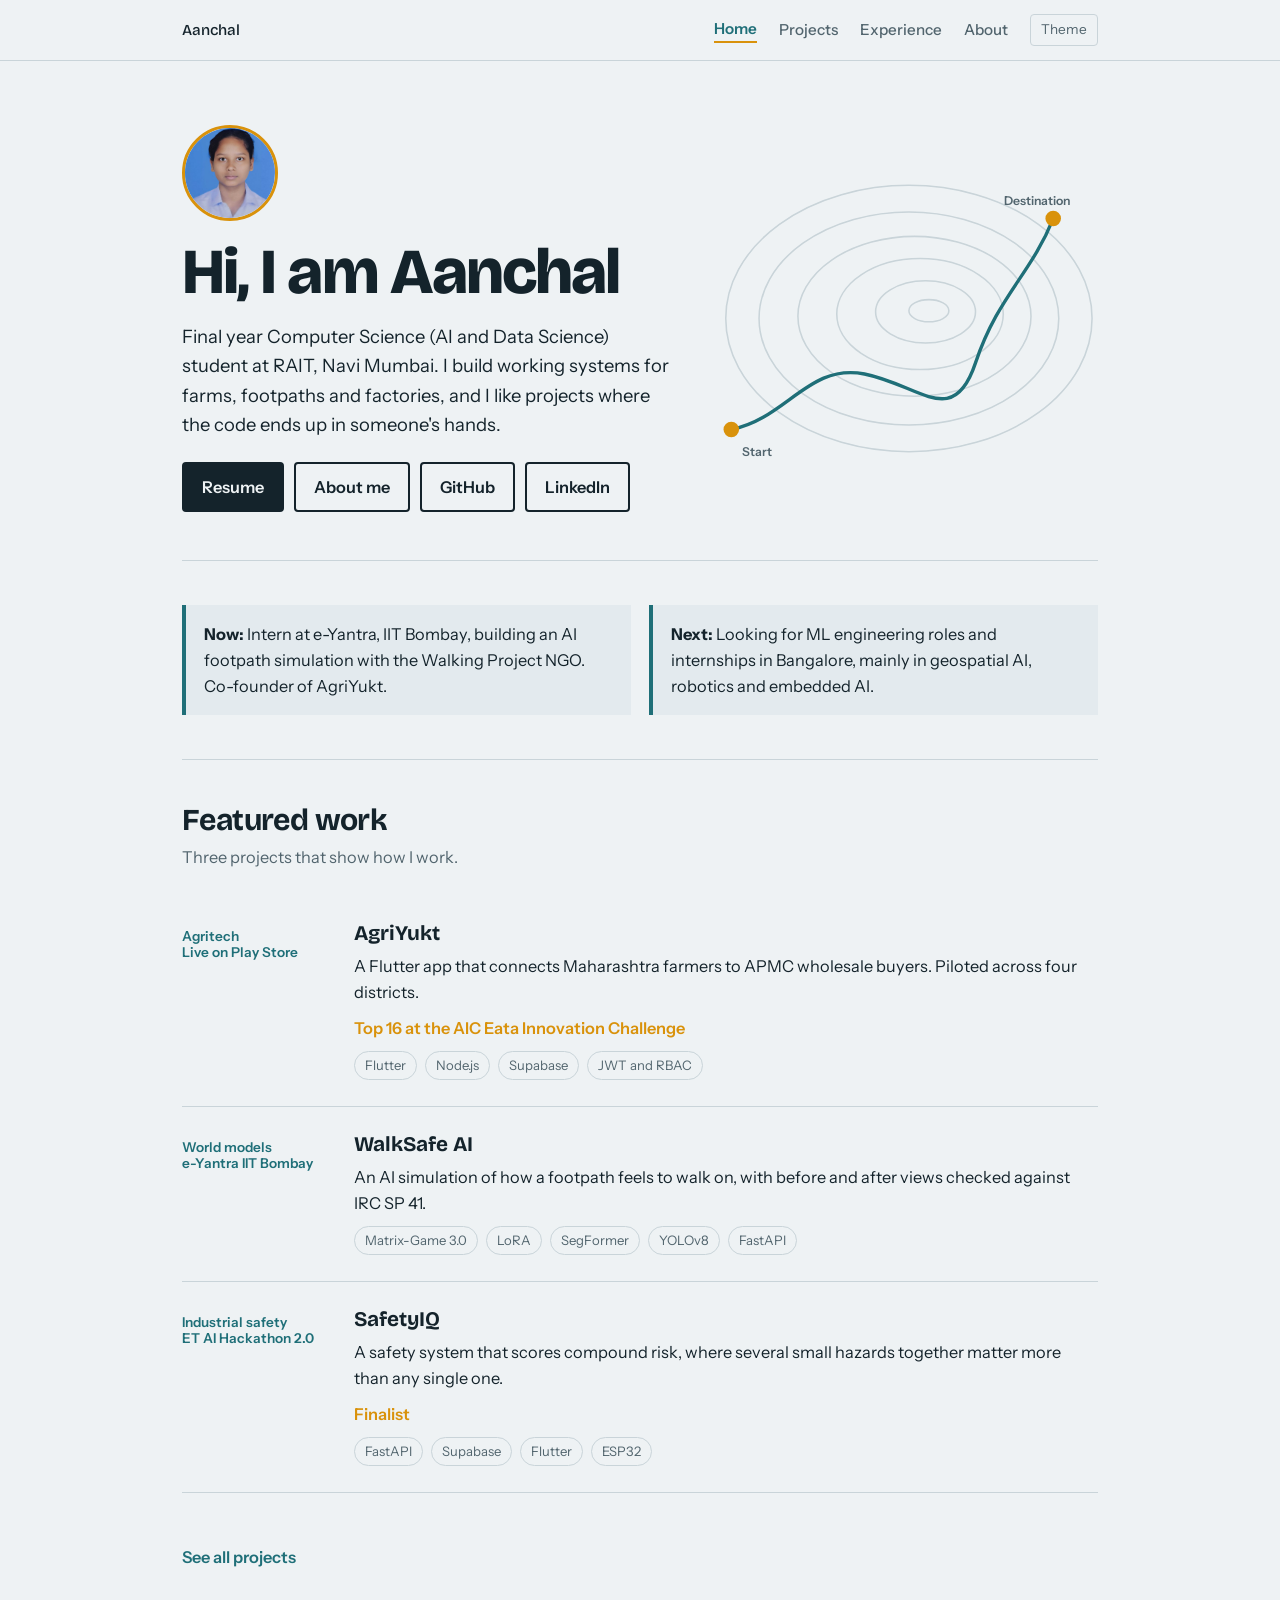
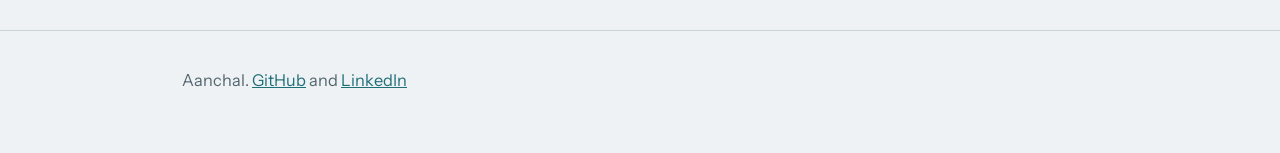
<file: index.html>
<!DOCTYPE html>
<html lang="en">
<head>
<meta charset="utf-8">
<meta name="viewport" content="width=device-width, initial-scale=1, viewport-fit=cover">
<title>Home | Aanchal</title>
<meta name="description" content="Portfolio of Aanchal, final year CS (AI and Data Science) student.">
<link rel="preconnect" href="https://fonts.googleapis.com">
<link href="https://fonts.googleapis.com/css2?family=Bricolage+Grotesque:wght@500;700;800&family=Instrument+Sans:wght@400;500;600&display=swap" rel="stylesheet">
<link rel="stylesheet" href="assets/css/style.css">
</head>
<body>
<nav><div><b><a href="index.html">Aanchal</a></b><a href="index.html" aria-current="page">Home</a><a href="projects/index.html">Projects</a><a href="experience.html">Experience</a><a href="about.html">About</a><button id="theme" type="button">Theme</button></div></nav>
<main>
<header class="hero"><div><img class="avatar" src="assets/images/profile.jpg" alt="Portrait of Aanchal" width="96" height="96"><h1>Hi, I am Aanchal</h1>
<p class="lead">Final year Computer Science (AI and Data Science) student at RAIT, Navi Mumbai. I build working systems for farms, footpaths and factories, and I like projects where the code ends up in someone's hands.</p>
<div class="chips"><a class="btn p" href="https://drive.google.com/file/d/1hE6zHlWvwH9Kd8z_IYhvwxwF9rlYO8bK/view?usp=drive_link">Resume</a><a class="btn" href="about.html">About me</a><a class="btn" href="https://github.com/Aanchal749">GitHub</a><a class="btn" href="https://www.linkedin.com/in/aanchal-c-b34a262b2/">LinkedIn</a></div></div><svg class="map" viewBox="0 0 360 300" role="img" aria-label="Contour map with a route being traced from start to finish">
<g class="c"><ellipse cx="190" cy="150" rx="165" ry="120"/><ellipse cx="190" cy="150" rx="135" ry="96"/><ellipse cx="195" cy="148" rx="105" ry="72"/><ellipse cx="200" cy="146" rx="75" ry="50"/><ellipse cx="205" cy="144" rx="45" ry="28"/><ellipse cx="208" cy="143" rx="18" ry="10"/></g>
<path class="r" d="M30 250 C80 240 100 190 150 200 S230 250 250 190 S300 110 320 60"/>
<circle class="d" cx="30" cy="250" r="7"/><circle class="d" cx="320" cy="60" r="7"/>
<text x="40" y="274">Start</text><text x="276" y="48">Destination</text></svg></header>
<section><div class="now"><p><b>Now:</b> Intern at e-Yantra, IIT Bombay, building an AI footpath simulation with the Walking Project NGO. Co-founder of AgriYukt.</p>
<p><b>Next:</b> Looking for ML engineering roles and internships in Bangalore, mainly in geospatial AI, robotics and embedded AI.</p></div></section>
<section><h2>Featured work</h2><p class="sub">Three projects that show how I work.</p><div class="f"><div class="tag">Agritech<br>Live on Play Store</div><div><h3><a href="projects/agriyukt.html">AgriYukt</a></h3><p>A Flutter app that connects Maharashtra farmers to APMC wholesale buyers. Piloted across four districts.</p><p class="win">Top 16 at the AIC Eata Innovation Challenge</p><ul class="st"><li>Flutter</li><li>Node.js</li><li>Supabase</li><li>JWT and RBAC</li></ul></div></div><div class="f"><div class="tag">World models<br>e-Yantra IIT Bombay</div><div><h3><a href="projects/walksafe-ai.html">WalkSafe AI</a></h3><p>An AI simulation of how a footpath feels to walk on, with before and after views checked against IRC SP 41.</p><ul class="st"><li>Matrix-Game 3.0</li><li>LoRA</li><li>SegFormer</li><li>YOLOv8</li><li>FastAPI</li></ul></div></div><div class="f"><div class="tag">Industrial safety<br>ET AI Hackathon 2.0</div><div><h3><a href="projects/safetyiq.html">SafetyIQ</a></h3><p>A safety system that scores compound risk, where several small hazards together matter more than any single one.</p><p class="win">Finalist</p><ul class="st"><li>FastAPI</li><li>Supabase</li><li>Flutter</li><li>ESP32</li></ul></div></div>
<p><a class="back" href="projects/index.html">See all projects</a></p></section>
</main>
<footer><main>Aanchal. <a href="https://github.com/Aanchal749">GitHub</a> and <a href="https://www.linkedin.com/in/aanchal-c-b34a262b2/">LinkedIn</a></main></footer>
<script src="assets/js/main.js"></script>
</body>
</html>
</file>
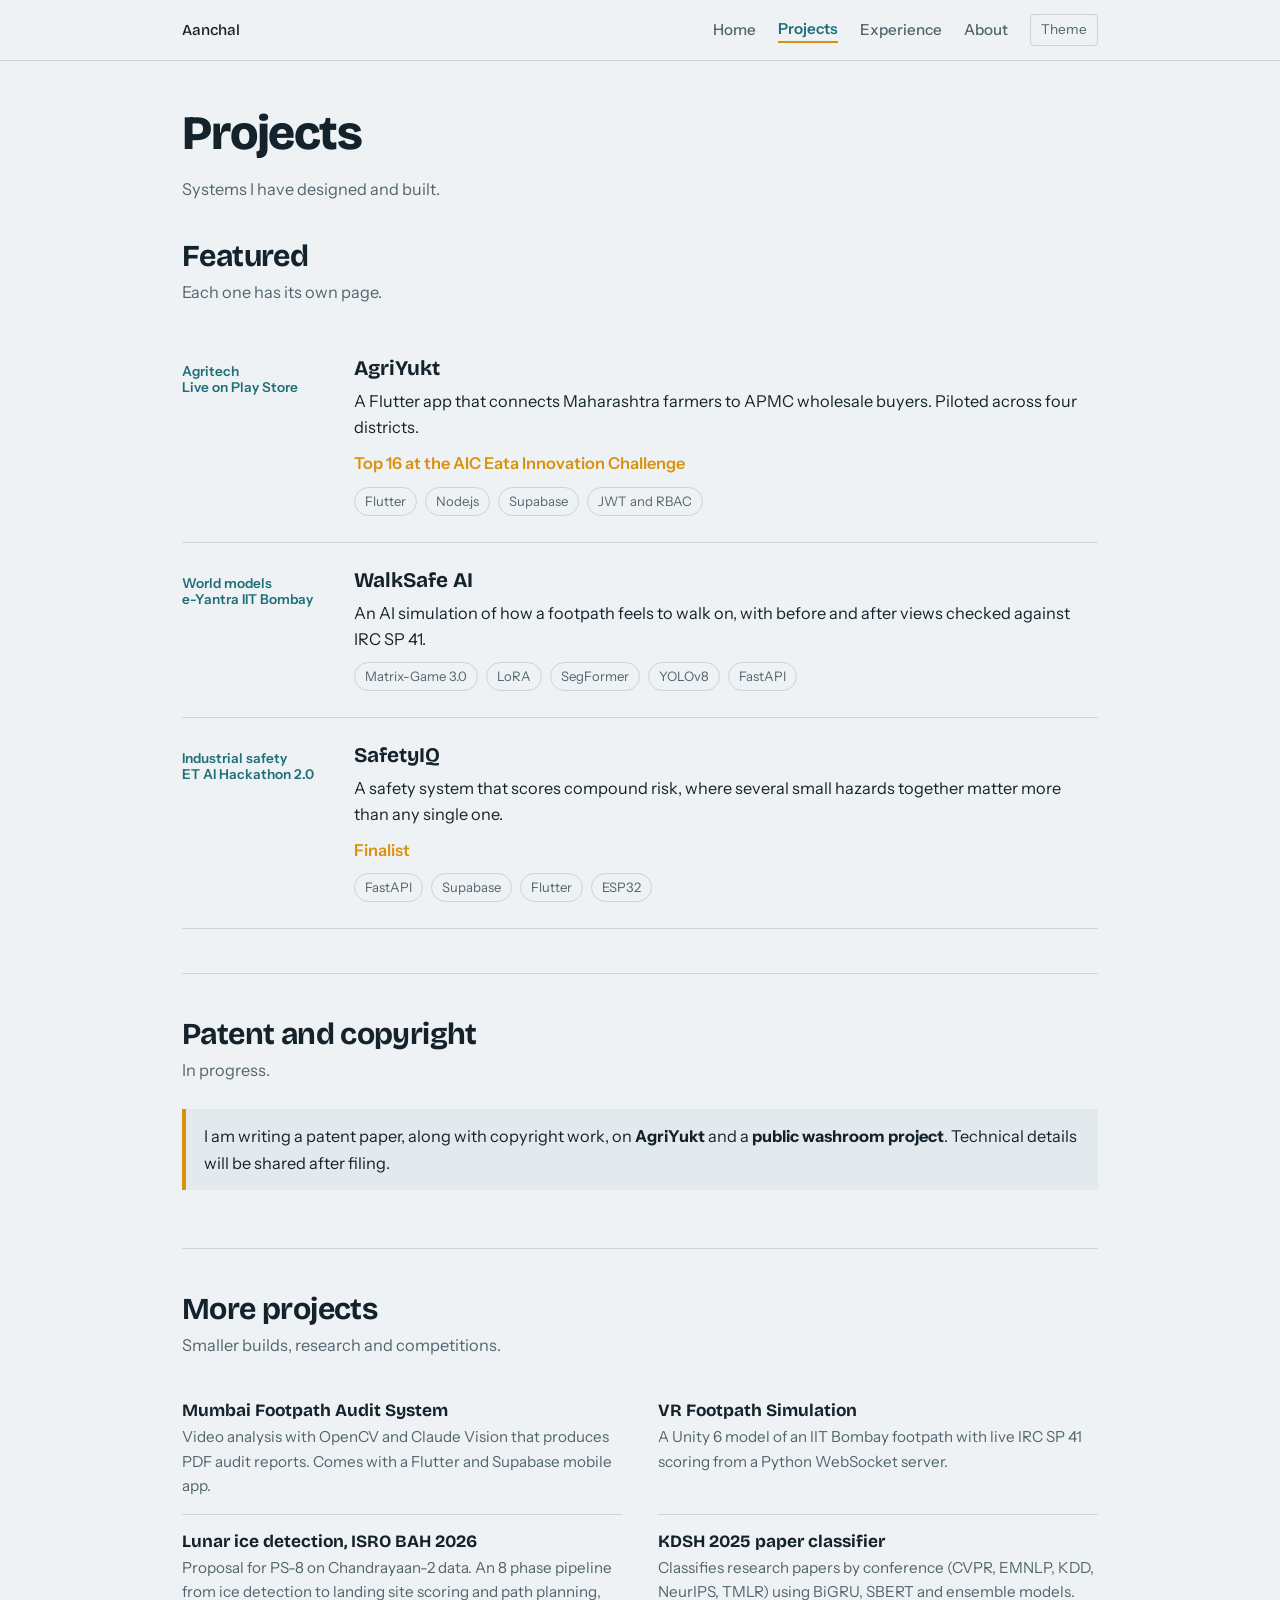
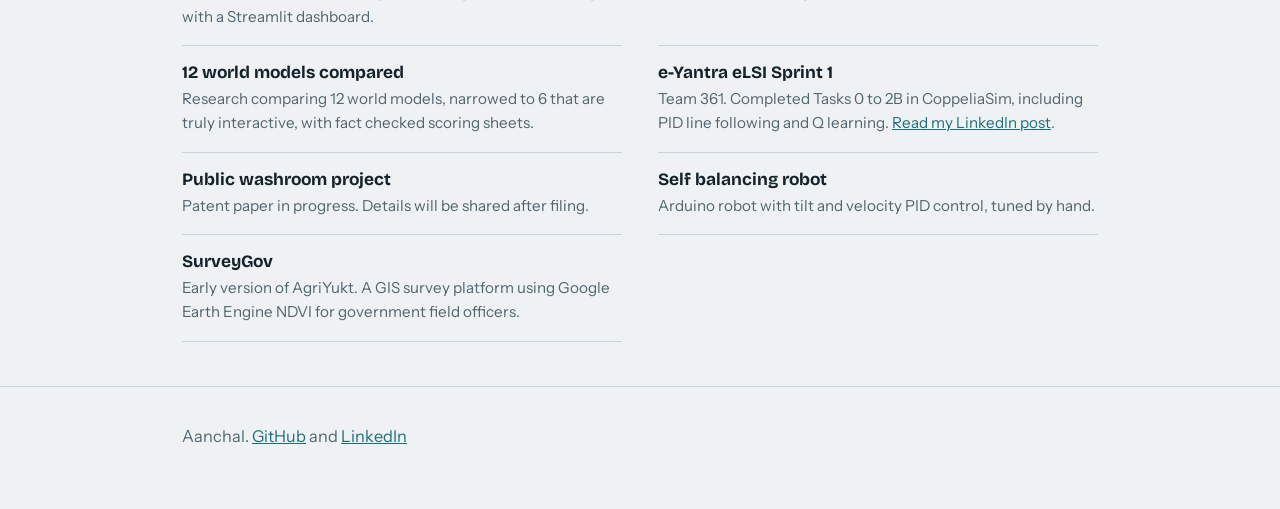
<file: projects/index.html>
<!DOCTYPE html>
<html lang="en">
<head>
<meta charset="utf-8">
<meta name="viewport" content="width=device-width, initial-scale=1, viewport-fit=cover">
<title>Projects | Aanchal</title>
<meta name="description" content="Portfolio of Aanchal, final year CS (AI and Data Science) student.">
<link rel="preconnect" href="https://fonts.googleapis.com">
<link href="https://fonts.googleapis.com/css2?family=Bricolage+Grotesque:wght@500;700;800&family=Instrument+Sans:wght@400;500;600&display=swap" rel="stylesheet">
<link rel="stylesheet" href="../assets/css/style.css">
</head>
<body>
<nav><div><b><a href="../index.html">Aanchal</a></b><a href="../index.html">Home</a><a href="../projects/index.html" aria-current="page">Projects</a><a href="../experience.html">Experience</a><a href="../about.html">About</a><button id="theme" type="button">Theme</button></div></nav>
<main>
<header class="page"><h1>Projects</h1><p class="sub">Systems I have designed and built.</p></header>
<section style="border-top:0;padding-top:0"><h2>Featured</h2><p class="sub">Each one has its own page.</p><div class="f"><div class="tag">Agritech<br>Live on Play Store</div><div><h3><a href="projects/agriyukt.html">AgriYukt</a></h3><p>A Flutter app that connects Maharashtra farmers to APMC wholesale buyers. Piloted across four districts.</p><p class="win">Top 16 at the AIC Eata Innovation Challenge</p><ul class="st"><li>Flutter</li><li>Node.js</li><li>Supabase</li><li>JWT and RBAC</li></ul></div></div><div class="f"><div class="tag">World models<br>e-Yantra IIT Bombay</div><div><h3><a href="projects/walksafe-ai.html">WalkSafe AI</a></h3><p>An AI simulation of how a footpath feels to walk on, with before and after views checked against IRC SP 41.</p><ul class="st"><li>Matrix-Game 3.0</li><li>LoRA</li><li>SegFormer</li><li>YOLOv8</li><li>FastAPI</li></ul></div></div><div class="f"><div class="tag">Industrial safety<br>ET AI Hackathon 2.0</div><div><h3><a href="projects/safetyiq.html">SafetyIQ</a></h3><p>A safety system that scores compound risk, where several small hazards together matter more than any single one.</p><p class="win">Finalist</p><ul class="st"><li>FastAPI</li><li>Supabase</li><li>Flutter</li><li>ESP32</li></ul></div></div></section>
<section><h2>Patent and copyright</h2><p class="sub">In progress.</p><div class="note">I am writing a patent paper, along with copyright work, on <b>AgriYukt</b> and a <b>public washroom project</b>. Technical details will be shared after filing.</div></section>
<section><h2>More projects</h2><p class="sub">Smaller builds, research and competitions.</p><div class="list"><div><h4>Mumbai Footpath Audit System</h4><p>Video analysis with OpenCV and Claude Vision that produces PDF audit reports. Comes with a Flutter and Supabase mobile app.</p></div><div><h4>VR Footpath Simulation</h4><p>A Unity 6 model of an IIT Bombay footpath with live IRC SP 41 scoring from a Python WebSocket server.</p></div><div><h4>Lunar ice detection, ISRO BAH 2026</h4><p>Proposal for PS-8 on Chandrayaan-2 data. An 8 phase pipeline from ice detection to landing site scoring and path planning, with a Streamlit dashboard.</p></div><div><h4>KDSH 2025 paper classifier</h4><p>Classifies research papers by conference (CVPR, EMNLP, KDD, NeurIPS, TMLR) using BiGRU, SBERT and ensemble models.</p></div><div><h4>12 world models compared</h4><p>Research comparing 12 world models, narrowed to 6 that are truly interactive, with fact checked scoring sheets.</p></div><div><h4>e-Yantra eLSI Sprint 1</h4><p>Team 361. Completed Tasks 0 to 2B in CoppeliaSim, including PID line following and Q learning. <a href="https://lnkd.in/p/dDW3UKrt">Read my LinkedIn post</a>.</p></div><div><h4>Public washroom project</h4><p>Patent paper in progress. Details will be shared after filing.</p></div><div><h4>Self balancing robot</h4><p>Arduino robot with tilt and velocity PID control, tuned by hand.</p></div><div><h4>SurveyGov</h4><p>Early version of AgriYukt. A GIS survey platform using Google Earth Engine NDVI for government field officers.</p></div></div></section>
</main>
<footer><main>Aanchal. <a href="https://github.com/Aanchal749">GitHub</a> and <a href="https://www.linkedin.com/in/aanchal-c-b34a262b2/">LinkedIn</a></main></footer>
<script src="../assets/js/main.js"></script>
</body>
</html>
</file>
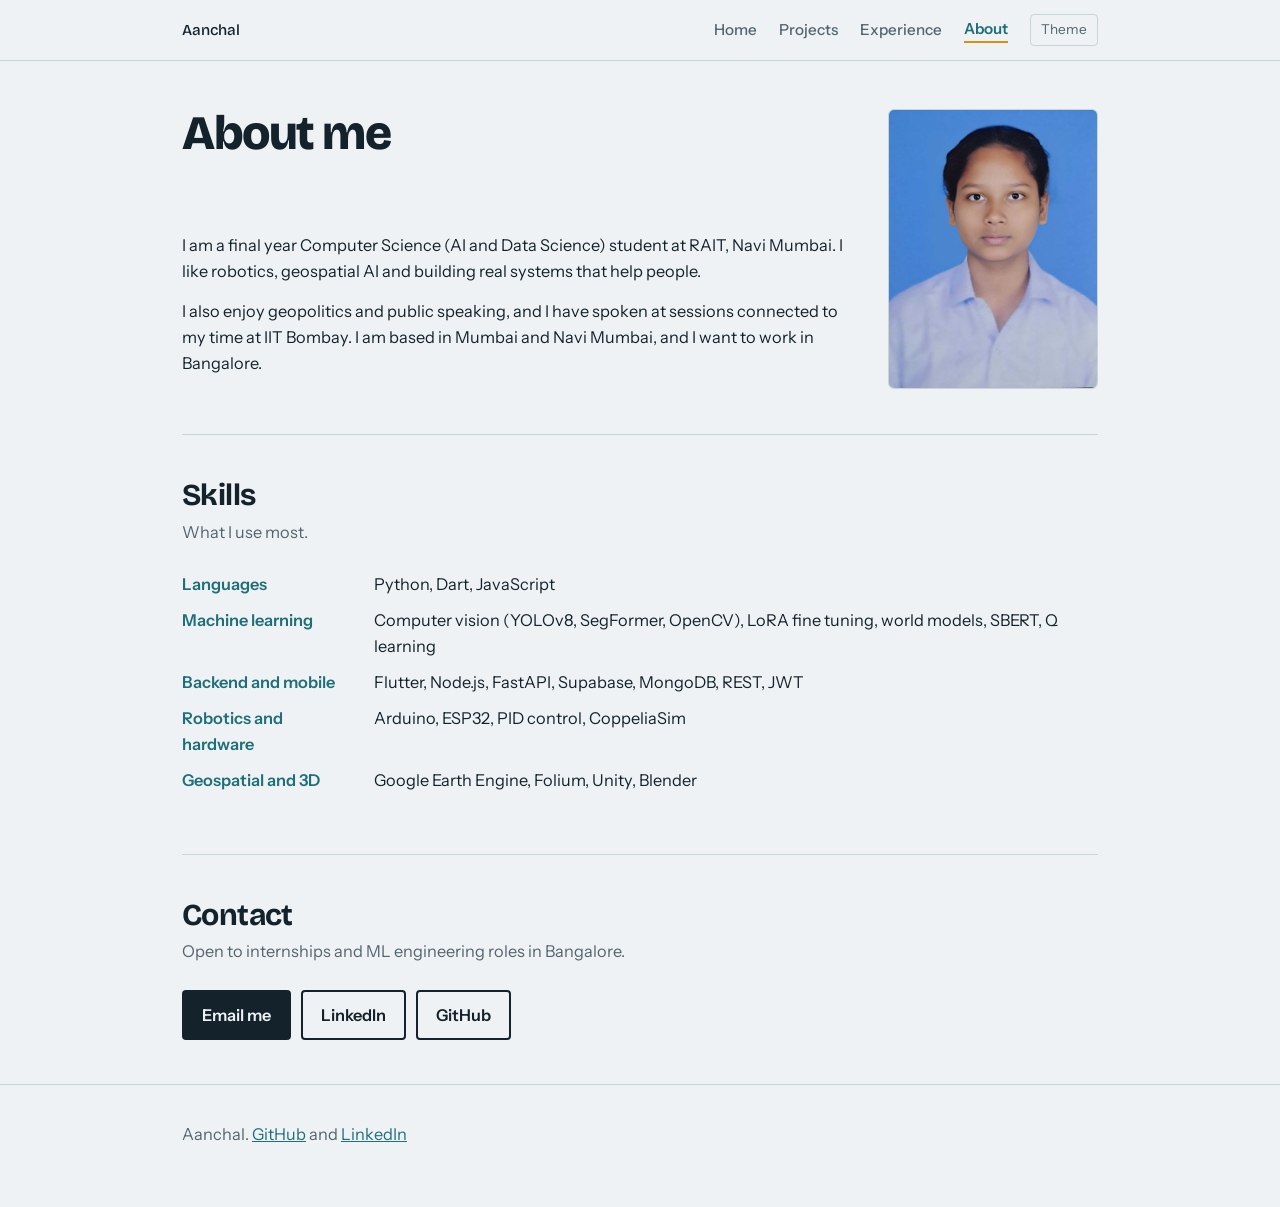
<file: about.html>
<!DOCTYPE html>
<html lang="en">
<head>
<meta charset="utf-8">
<meta name="viewport" content="width=device-width, initial-scale=1, viewport-fit=cover">
<title>About | Aanchal</title>
<meta name="description" content="Portfolio of Aanchal, final year CS (AI and Data Science) student.">
<link rel="preconnect" href="https://fonts.googleapis.com">
<link href="https://fonts.googleapis.com/css2?family=Bricolage+Grotesque:wght@500;700;800&family=Instrument+Sans:wght@400;500;600&display=swap" rel="stylesheet">
<link rel="stylesheet" href="assets/css/style.css">
</head>
<body>
<nav><div><b><a href="index.html">Aanchal</a></b><a href="index.html">Home</a><a href="projects/index.html">Projects</a><a href="experience.html">Experience</a><a href="about.html" aria-current="page">About</a><button id="theme" type="button">Theme</button></div></nav>
<main>
<header class="page"><img class="portrait" src="assets/images/profile.jpg" alt="Portrait of Aanchal" width="210" height="280"><h1>About me</h1></header>
<section class="prose" style="border-top:0"><p>I am a final year Computer Science (AI and Data Science) student at RAIT, Navi Mumbai. I like robotics, geospatial AI and building real systems that help people.</p>
<p>I also enjoy geopolitics and public speaking, and I have spoken at sessions connected to my time at IIT Bombay. I am based in Mumbai and Navi Mumbai, and I want to work in Bangalore.</p></section>
<section><h2>Skills</h2><p class="sub">What I use most.</p><dl class="sk">
<dt>Languages</dt><dd>Python, Dart, JavaScript</dd>
<dt>Machine learning</dt><dd>Computer vision (YOLOv8, SegFormer, OpenCV), LoRA fine tuning, world models, SBERT, Q learning</dd>
<dt>Backend and mobile</dt><dd>Flutter, Node.js, FastAPI, Supabase, MongoDB, REST, JWT</dd>
<dt>Robotics and hardware</dt><dd>Arduino, ESP32, PID control, CoppeliaSim</dd>
<dt>Geospatial and 3D</dt><dd>Google Earth Engine, Folium, Unity, Blender</dd></dl></section>
<section><h2>Contact</h2><p class="sub">Open to internships and ML engineering roles in Bangalore.</p>
<div class="chips"><a class="btn p" href="mailto:asaanchalsingh01@gmail.com">Email me</a><a class="btn" href="https://www.linkedin.com/in/aanchal-c-b34a262b2/">LinkedIn</a><a class="btn" href="https://github.com/Aanchal749">GitHub</a></div></section>
</main>
<footer><main>Aanchal. <a href="https://github.com/Aanchal749">GitHub</a> and <a href="https://www.linkedin.com/in/aanchal-c-b34a262b2/">LinkedIn</a></main></footer>
<script src="assets/js/main.js"></script>
</body>
</html>
</file>
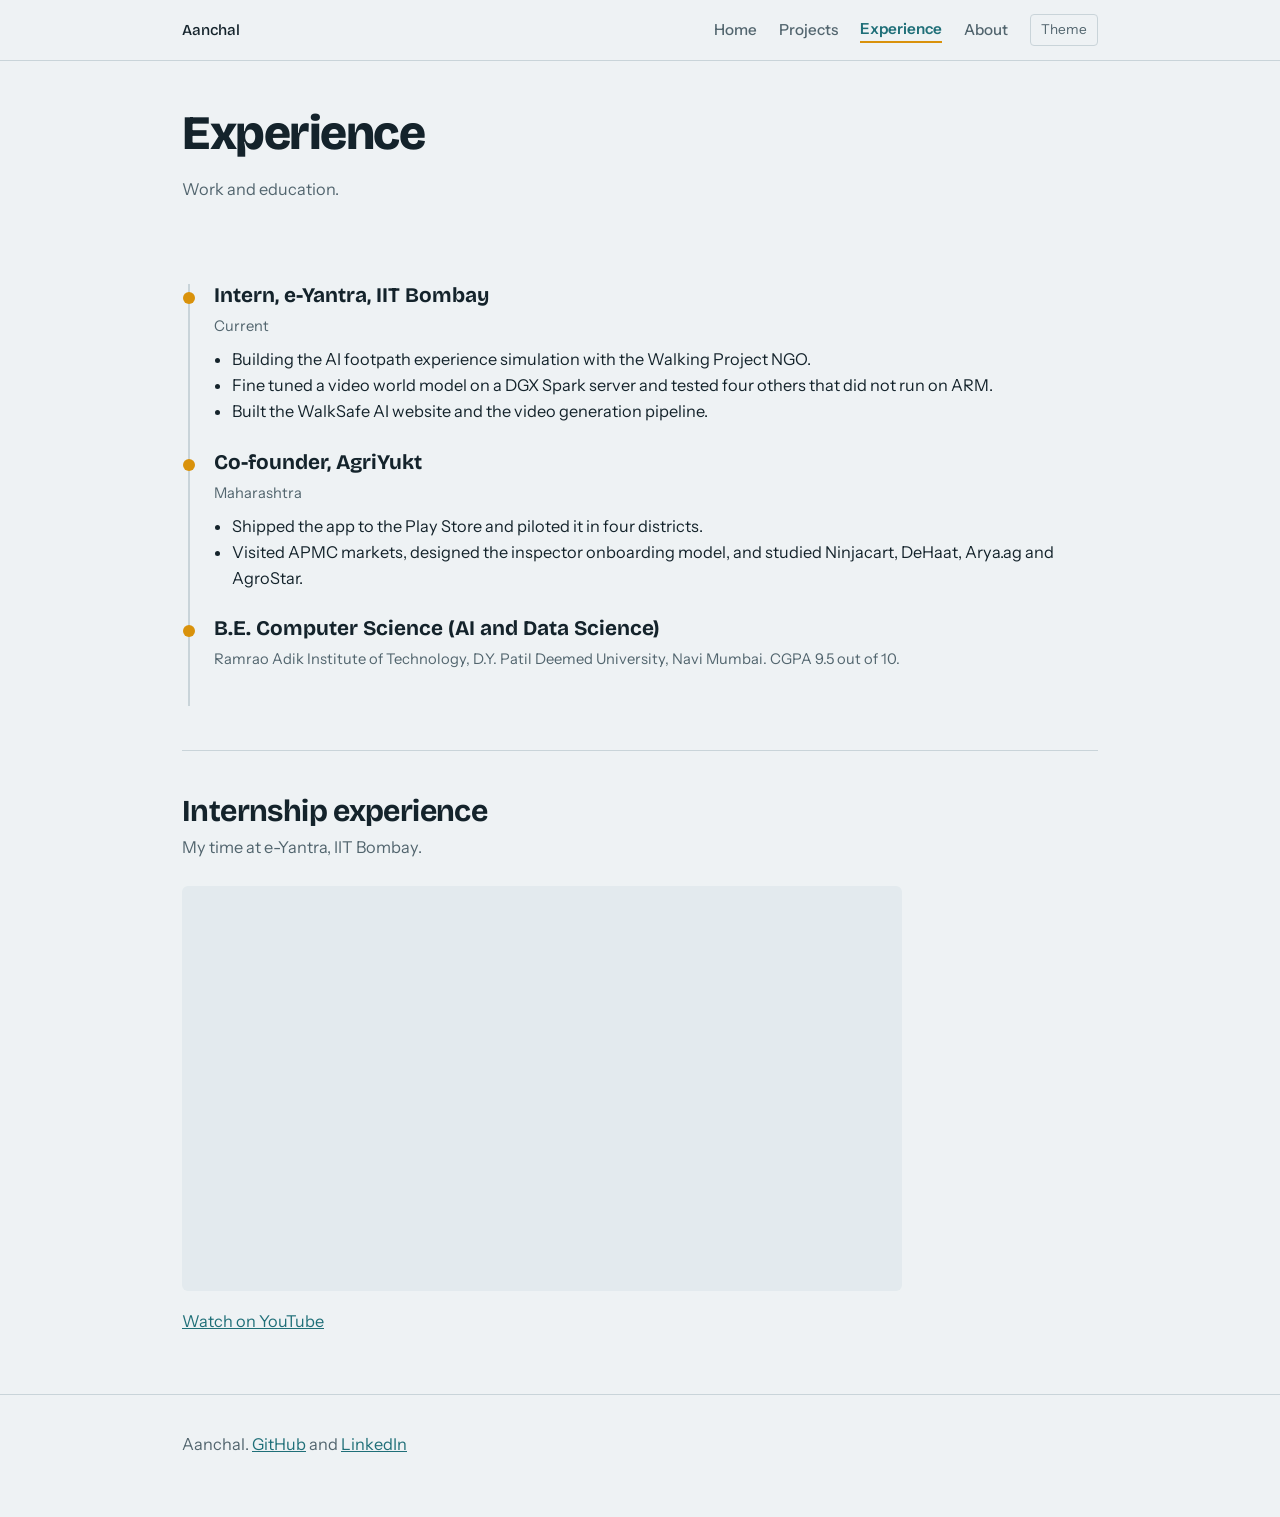
<file: experience.html>
<!DOCTYPE html>
<html lang="en">
<head>
<meta charset="utf-8">
<meta name="viewport" content="width=device-width, initial-scale=1, viewport-fit=cover">
<title>Experience | Aanchal</title>
<meta name="description" content="Portfolio of Aanchal, final year CS (AI and Data Science) student.">
<link rel="preconnect" href="https://fonts.googleapis.com">
<link href="https://fonts.googleapis.com/css2?family=Bricolage+Grotesque:wght@500;700;800&family=Instrument+Sans:wght@400;500;600&display=swap" rel="stylesheet">
<link rel="stylesheet" href="assets/css/style.css">
</head>
<body>
<nav><div><b><a href="index.html">Aanchal</a></b><a href="index.html">Home</a><a href="projects/index.html">Projects</a><a href="experience.html" aria-current="page">Experience</a><a href="about.html">About</a><button id="theme" type="button">Theme</button></div></nav>
<main>
<header class="page"><h1>Experience</h1><p class="sub">Work and education.</p></header>
<section style="border-top:0"><div class="tl">
<article><h3>Intern, e-Yantra, IIT Bombay</h3><p class="w">Current</p><ul><li>Building the AI footpath experience simulation with the Walking Project NGO.</li><li>Fine tuned a video world model on a DGX Spark server and tested four others that did not run on ARM.</li><li>Built the WalkSafe AI website and the video generation pipeline.</li></ul></article>
<article><h3>Co-founder, AgriYukt</h3><p class="w">Maharashtra</p><ul><li>Shipped the app to the Play Store and piloted it in four districts.</li><li>Visited APMC markets, designed the inspector onboarding model, and studied Ninjacart, DeHaat, Arya.ag and AgroStar.</li></ul></article>
<article><h3>B.E. Computer Science (AI and Data Science)</h3><p class="w">Ramrao Adik Institute of Technology, D.Y. Patil Deemed University, Navi Mumbai. CGPA 9.5 out of 10.</p></article>
</div></section>
<section><h2>Internship experience</h2><p class="sub">My time at e-Yantra, IIT Bombay.</p>
<div class="vid"><iframe src="https://www.youtube-nocookie.com/embed/_N4jz7lvS40" title="Internship experience video" loading="lazy" allowfullscreen></iframe></div>
<p><a href="https://youtu.be/_N4jz7lvS40">Watch on YouTube</a></p></section>
</main>
<footer><main>Aanchal. <a href="https://github.com/Aanchal749">GitHub</a> and <a href="https://www.linkedin.com/in/aanchal-c-b34a262b2/">LinkedIn</a></main></footer>
<script src="assets/js/main.js"></script>
</body>
</html>
</file>
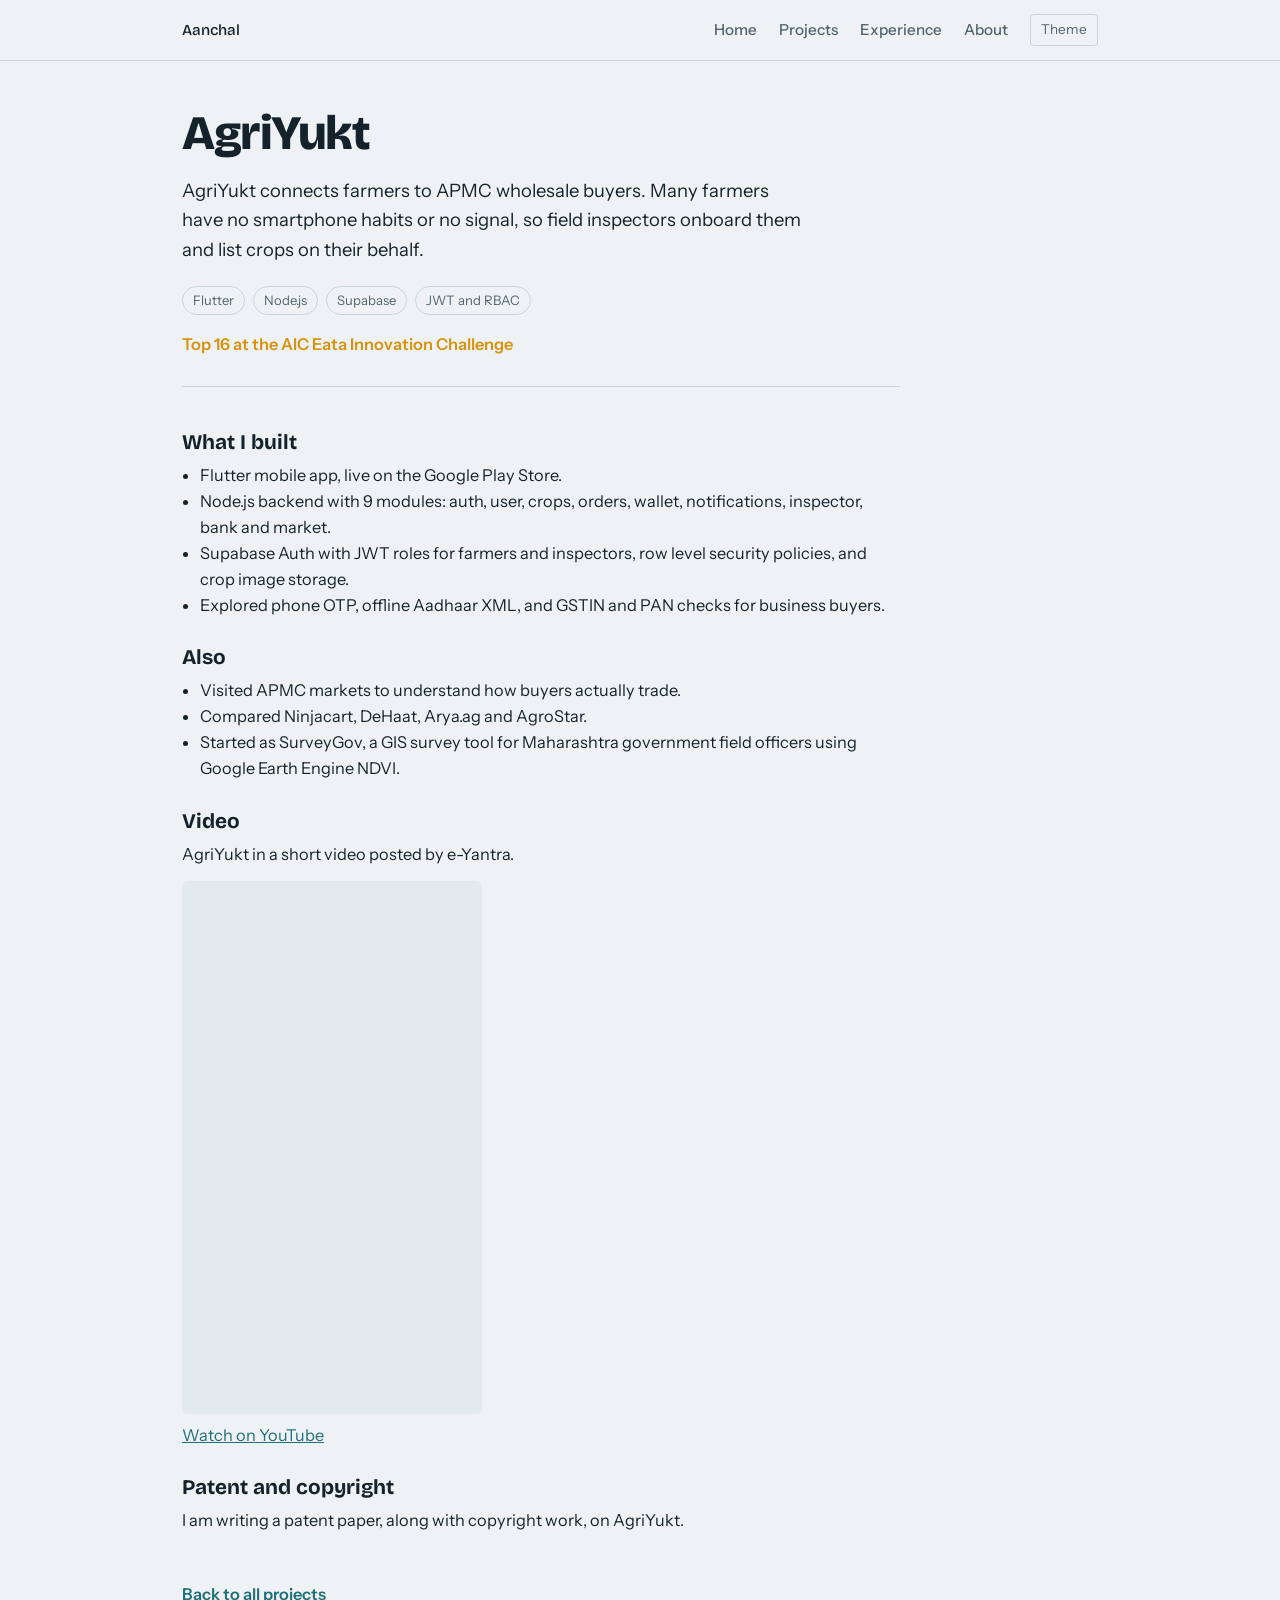
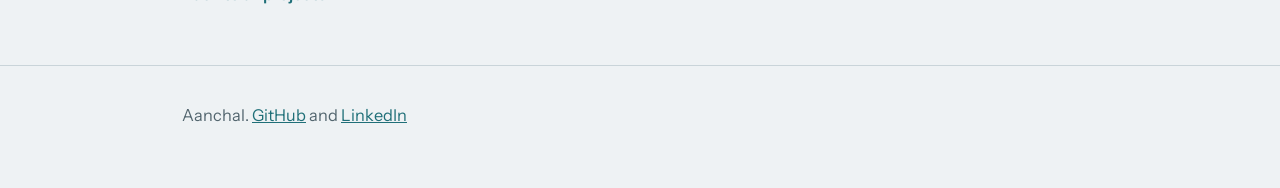
<file: projects/agriyukt.html>
<!DOCTYPE html>
<html lang="en">
<head>
<meta charset="utf-8">
<meta name="viewport" content="width=device-width, initial-scale=1, viewport-fit=cover">
<title>AgriYukt | Aanchal</title>
<meta name="description" content="A Flutter app that connects Maharashtra farmers to APMC wholesale buyers. Piloted across four districts.">
<link rel="preconnect" href="https://fonts.googleapis.com">
<link href="https://fonts.googleapis.com/css2?family=Bricolage+Grotesque:wght@500;700;800&family=Instrument+Sans:wght@400;500;600&display=swap" rel="stylesheet">
<link rel="stylesheet" href="../assets/css/style.css">
</head>
<body>
<nav><div><b><a href="../index.html">Aanchal</a></b><a href="../index.html">Home</a><a href="../projects/index.html">Projects</a><a href="../experience.html">Experience</a><a href="../about.html">About</a><button id="theme" type="button">Theme</button></div></nav>
<main>
<header class="page"><h1>AgriYukt</h1><p class="lead">AgriYukt connects farmers to APMC wholesale buyers. Many farmers have no smartphone habits or no signal, so field inspectors onboard them and list crops on their behalf.</p><ul class="st"><li>Flutter</li><li>Node.js</li><li>Supabase</li><li>JWT and RBAC</li></ul><p class="win">Top 16 at the AIC Eata Innovation Challenge</p></header>
<section class="prose"><h3>What I built</h3><ul><li>Flutter mobile app, live on the Google Play Store.</li><li>Node.js backend with 9 modules: auth, user, crops, orders, wallet, notifications, inspector, bank and market.</li><li>Supabase Auth with JWT roles for farmers and inspectors, row level security policies, and crop image storage.</li><li>Explored phone OTP, offline Aadhaar XML, and GSTIN and PAN checks for business buyers.</li></ul><h3 style="margin-top:28px">Also</h3><ul><li>Visited APMC markets to understand how buyers actually trade.</li><li>Compared Ninjacart, DeHaat, Arya.ag and AgroStar.</li><li>Started as SurveyGov, a GIS survey tool for Maharashtra government field officers using Google Earth Engine NDVI.</li></ul><h3 style="margin-top:28px">Video</h3><p>AgriYukt in a short video posted by e-Yantra.</p><div class="vid s"><iframe src="https://www.youtube-nocookie.com/embed/sp9baN99bUg" title="AgriYukt short video by e-Yantra" loading="lazy" allowfullscreen></iframe></div><p><a href="https://youtube.com/shorts/sp9baN99bUg">Watch on YouTube</a></p><h3 style="margin-top:28px">Patent and copyright</h3><p>I am writing a patent paper, along with copyright work, on AgriYukt.</p><p><a class="back" href="index.html">Back to all projects</a></p></section>
</main>
<footer><main>Aanchal. <a href="https://github.com/Aanchal749">GitHub</a> and <a href="https://www.linkedin.com/in/aanchal-c-b34a262b2/">LinkedIn</a></main></footer>
<script src="../assets/js/main.js"></script>
</body>
</html>
</file>
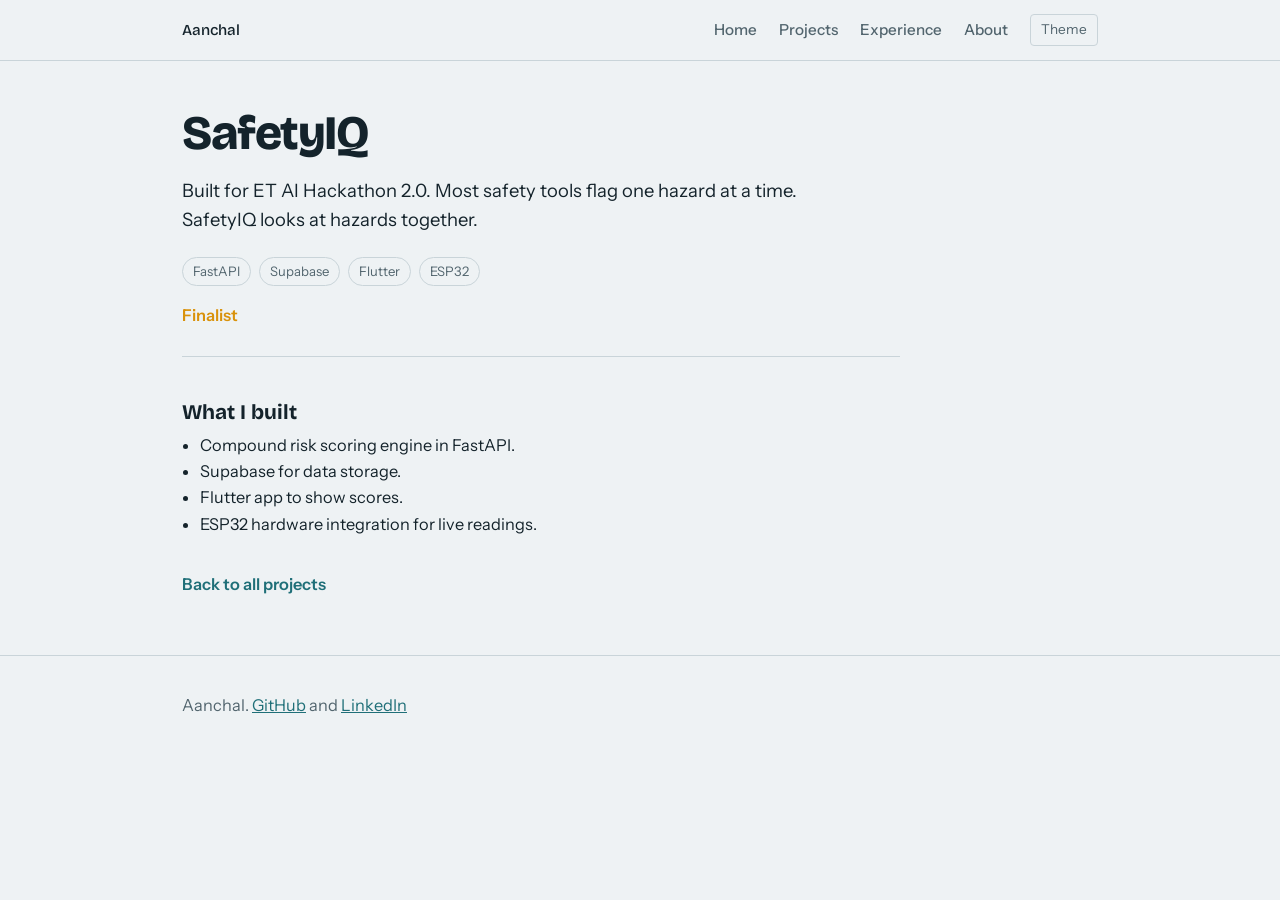
<file: projects/safetyiq.html>
<!DOCTYPE html>
<html lang="en">
<head>
<meta charset="utf-8">
<meta name="viewport" content="width=device-width, initial-scale=1, viewport-fit=cover">
<title>SafetyIQ | Aanchal</title>
<meta name="description" content="A safety system that scores compound risk, where several small hazards together matter more than any single one.">
<link rel="preconnect" href="https://fonts.googleapis.com">
<link href="https://fonts.googleapis.com/css2?family=Bricolage+Grotesque:wght@500;700;800&family=Instrument+Sans:wght@400;500;600&display=swap" rel="stylesheet">
<link rel="stylesheet" href="../assets/css/style.css">
</head>
<body>
<nav><div><b><a href="../index.html">Aanchal</a></b><a href="../index.html">Home</a><a href="../projects/index.html">Projects</a><a href="../experience.html">Experience</a><a href="../about.html">About</a><button id="theme" type="button">Theme</button></div></nav>
<main>
<header class="page"><h1>SafetyIQ</h1><p class="lead">Built for ET AI Hackathon 2.0. Most safety tools flag one hazard at a time. SafetyIQ looks at hazards together.</p><ul class="st"><li>FastAPI</li><li>Supabase</li><li>Flutter</li><li>ESP32</li></ul><p class="win">Finalist</p></header>
<section class="prose"><h3>What I built</h3><ul><li>Compound risk scoring engine in FastAPI.</li><li>Supabase for data storage.</li><li>Flutter app to show scores.</li><li>ESP32 hardware integration for live readings.</li></ul><p><a class="back" href="index.html">Back to all projects</a></p></section>
</main>
<footer><main>Aanchal. <a href="https://github.com/Aanchal749">GitHub</a> and <a href="https://www.linkedin.com/in/aanchal-c-b34a262b2/">LinkedIn</a></main></footer>
<script src="../assets/js/main.js"></script>
</body>
</html>
</file>
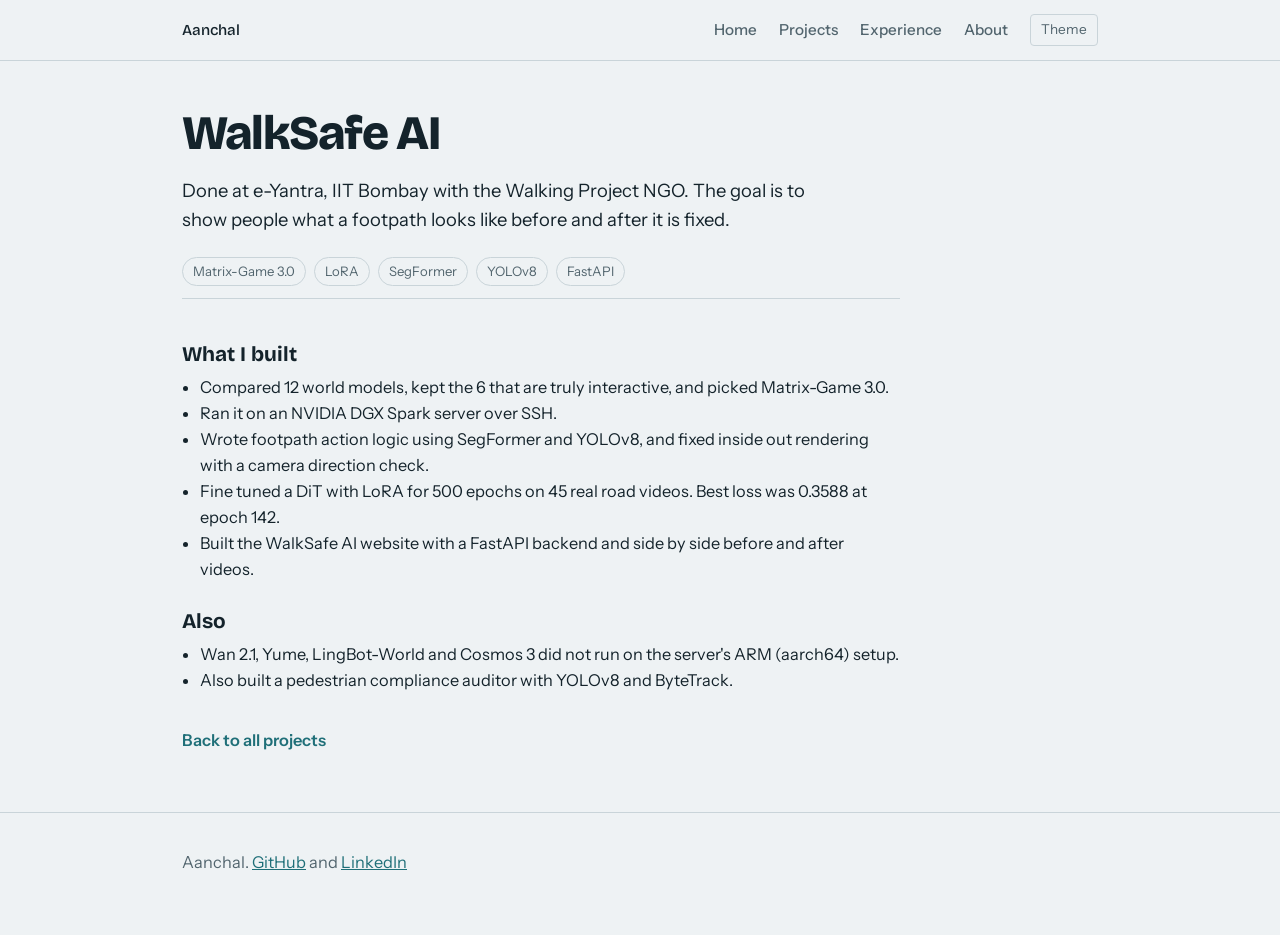
<file: projects/walksafe-ai.html>
<!DOCTYPE html>
<html lang="en">
<head>
<meta charset="utf-8">
<meta name="viewport" content="width=device-width, initial-scale=1, viewport-fit=cover">
<title>WalkSafe AI | Aanchal</title>
<meta name="description" content="An AI simulation of how a footpath feels to walk on, with before and after views checked against IRC SP 41.">
<link rel="preconnect" href="https://fonts.googleapis.com">
<link href="https://fonts.googleapis.com/css2?family=Bricolage+Grotesque:wght@500;700;800&family=Instrument+Sans:wght@400;500;600&display=swap" rel="stylesheet">
<link rel="stylesheet" href="../assets/css/style.css">
</head>
<body>
<nav><div><b><a href="../index.html">Aanchal</a></b><a href="../index.html">Home</a><a href="../projects/index.html">Projects</a><a href="../experience.html">Experience</a><a href="../about.html">About</a><button id="theme" type="button">Theme</button></div></nav>
<main>
<header class="page"><h1>WalkSafe AI</h1><p class="lead">Done at e-Yantra, IIT Bombay with the Walking Project NGO. The goal is to show people what a footpath looks like before and after it is fixed.</p><ul class="st"><li>Matrix-Game 3.0</li><li>LoRA</li><li>SegFormer</li><li>YOLOv8</li><li>FastAPI</li></ul></header>
<section class="prose"><h3>What I built</h3><ul><li>Compared 12 world models, kept the 6 that are truly interactive, and picked Matrix-Game 3.0.</li><li>Ran it on an NVIDIA DGX Spark server over SSH.</li><li>Wrote footpath action logic using SegFormer and YOLOv8, and fixed inside out rendering with a camera direction check.</li><li>Fine tuned a DiT with LoRA for 500 epochs on 45 real road videos. Best loss was 0.3588 at epoch 142.</li><li>Built the WalkSafe AI website with a FastAPI backend and side by side before and after videos.</li></ul><h3 style="margin-top:28px">Also</h3><ul><li>Wan 2.1, Yume, LingBot-World and Cosmos 3 did not run on the server's ARM (aarch64) setup.</li><li>Also built a pedestrian compliance auditor with YOLOv8 and ByteTrack.</li></ul><p><a class="back" href="index.html">Back to all projects</a></p></section>
</main>
<footer><main>Aanchal. <a href="https://github.com/Aanchal749">GitHub</a> and <a href="https://www.linkedin.com/in/aanchal-c-b34a262b2/">LinkedIn</a></main></footer>
<script src="../assets/js/main.js"></script>
</body>
</html>
</file>
<file: assets/css/style.css>
:root{--bg:#eef2f4;--ink:#14232b;--mute:#52656e;--line:#c9d4d9;--acc:#1f6f78;--sig:#d9920b;--panel:#e3eaee;
--h:"Bricolage Grotesque","Segoe UI",system-ui,sans-serif;--b:"Instrument Sans","Segoe UI",system-ui,sans-serif;
box-sizing:border-box;padding-top:env(safe-area-inset-top,0px);padding-bottom:env(safe-area-inset-bottom,0px)}
@media (prefers-color-scheme:dark){:root:not([data-theme="light"]){--bg:#0f1a20;--ink:#e6eef1;--mute:#93a7b0;--line:#27393f;--acc:#5fc0c9;--sig:#f0b43a;--panel:#16252c;color-scheme:dark}}
:root[data-theme="dark"]{--bg:#0f1a20;--ink:#e6eef1;--mute:#93a7b0;--line:#27393f;--acc:#5fc0c9;--sig:#f0b43a;--panel:#16252c;color-scheme:dark}
*{box-sizing:border-box}
html{scroll-padding-top:calc(60px + env(safe-area-inset-top,0px));scroll-behavior:smooth}
body{margin:0;background:var(--bg);color:var(--ink);font:400 1.02rem/1.6 var(--b)}
a{color:var(--acc)}
a:focus-visible,button:focus-visible{outline:3px solid var(--sig);outline-offset:2px}
body::before{content:"";position:fixed;inset:0 0 auto;height:env(safe-area-inset-top,0px);background:var(--bg);z-index:10}
nav{position:sticky;top:env(safe-area-inset-top,0px);z-index:9;background:var(--bg);border-bottom:1px solid var(--line)}
nav div{max-width:960px;margin:auto;padding:14px 22px;display:flex;gap:22px;align-items:center;overflow-x:auto;white-space:nowrap}
nav b{font:800 1.1rem var(--h);margin-right:auto}
nav b a{color:var(--ink);text-decoration:none}
nav a{color:var(--mute);text-decoration:none;font-weight:500;font-size:.95rem}
nav a:hover,nav a[aria-current]{color:var(--acc)}
nav a[aria-current]{font-weight:600;border-bottom:2px solid var(--sig)}
nav button{background:none;border:1px solid var(--line);color:var(--mute);border-radius:4px;padding:4px 10px;font:inherit;font-size:.85rem;cursor:pointer}
main{max-width:960px;margin:auto;padding:0 22px}
.hero{display:grid;grid-template-columns:1.1fr .9fr;gap:28px;align-items:center;padding:64px 0 48px}
h1{font:800 clamp(2.2rem,6vw,4rem)/1.02 var(--h);letter-spacing:-.03em;margin:0 0 18px}
.lead{font-size:1.15rem;max-width:34em;margin:0 0 22px}
.chips{display:flex;flex-wrap:wrap;gap:10px}
.btn{display:inline-block;padding:10px 18px;border:2px solid var(--ink);color:var(--ink);text-decoration:none;font-weight:600;border-radius:4px}
.btn.p{background:var(--ink);color:var(--bg)}
.btn:hover{border-color:var(--acc);background:var(--acc);color:#fff}
.map{width:100%;height:auto;color:var(--line)}
.map .c{fill:none;stroke:currentColor;stroke-width:1.4}
.map .r{fill:none;stroke:var(--acc);stroke-width:3;stroke-linecap:round;stroke-dasharray:560;stroke-dashoffset:560;animation:go 3.2s .4s ease forwards}
.map .d{fill:var(--sig)}
.map text{font:600 11px var(--b);fill:var(--mute)}
@keyframes go{to{stroke-dashoffset:0}}
@media (prefers-reduced-motion:reduce){.map .r{animation:none;stroke-dashoffset:0}html{scroll-behavior:auto}}
section{padding:44px 0;border-top:1px solid var(--line)}
.page{padding:48px 0 12px}
.page h1{font-size:clamp(2rem,5vw,3rem)}
h2{font:700 1.9rem/1.1 var(--h);letter-spacing:-.02em;margin:0 0 6px}
h3{font:700 1.3rem/1.2 var(--h);margin:0 0 6px}
.sub{color:var(--mute);margin:0 0 26px}
.now{display:grid;grid-template-columns:repeat(2,1fr);gap:18px}
.now p{margin:0;padding:16px 18px;background:var(--panel);border-left:4px solid var(--acc)}
.f{display:grid;grid-template-columns:150px 1fr;gap:22px;padding:26px 0;border-bottom:1px solid var(--line)}
.f:first-child{padding-top:0}
.tag{font:600 .85rem var(--b);color:var(--acc);padding-top:6px}
.f h3 a{color:var(--ink);text-decoration:none}
.f h3 a:hover{color:var(--acc)}
.f p{margin:0 0 10px}
.st{display:flex;flex-wrap:wrap;gap:8px;margin:0;padding:0;list-style:none}
.st li{font-size:.82rem;padding:3px 10px;border:1px solid var(--line);border-radius:99px;color:var(--mute)}
.win{color:var(--sig);font-weight:600}
.list{display:grid;grid-template-columns:1fr 1fr;gap:0 36px}
.list div{padding:16px 0;border-bottom:1px solid var(--line)}
.list h4{margin:0 0 4px;font:700 1.08rem var(--h)}
.list p{margin:0;color:var(--mute);font-size:.95rem}
.tl{border-left:2px solid var(--line);margin-left:6px;padding-left:24px}
.tl article{position:relative;padding-bottom:26px}
.tl article::before{content:"";position:absolute;left:-31px;top:8px;width:12px;height:12px;border-radius:50%;background:var(--sig)}
.tl .w{color:var(--mute);font-size:.92rem;margin:2px 0 8px}
.tl ul,.prose ul{margin:0;padding-left:18px}
.prose{max-width:44em}
.prose p{margin:0 0 14px}
.back{display:inline-block;margin-top:34px;font-weight:600;text-decoration:none}
.sk{display:grid;grid-template-columns:170px 1fr;gap:10px 22px}
.sk dt{font-weight:600;color:var(--acc)}
.sk dd{margin:0}
footer{padding:36px 0 60px;border-top:1px solid var(--line);color:var(--mute)}
@media (max-width:760px){.hero{grid-template-columns:1fr;padding-top:36px}.now,.list{grid-template-columns:1fr}.f,.sk{grid-template-columns:1fr;gap:6px}}
.avatar{display:block;width:96px;height:96px;object-fit:cover;object-position:50% 20%;border-radius:50%;border:3px solid var(--sig);margin:0 0 18px}
.portrait{float:right;width:210px;max-width:40%;aspect-ratio:3/4;object-fit:cover;border-radius:6px;border:1px solid var(--line);margin:0 0 16px 24px}
.vid{position:relative;aspect-ratio:16/9;max-width:720px;margin:12px 0 8px;background:var(--panel);border-radius:6px;overflow:hidden}
.vid.s{aspect-ratio:9/16;max-width:300px}
.vid iframe{position:absolute;inset:0;width:100%;height:100%;border:0}
.note{background:var(--panel);border-left:4px solid var(--sig);padding:14px 18px;margin:0 0 14px}
</file>
